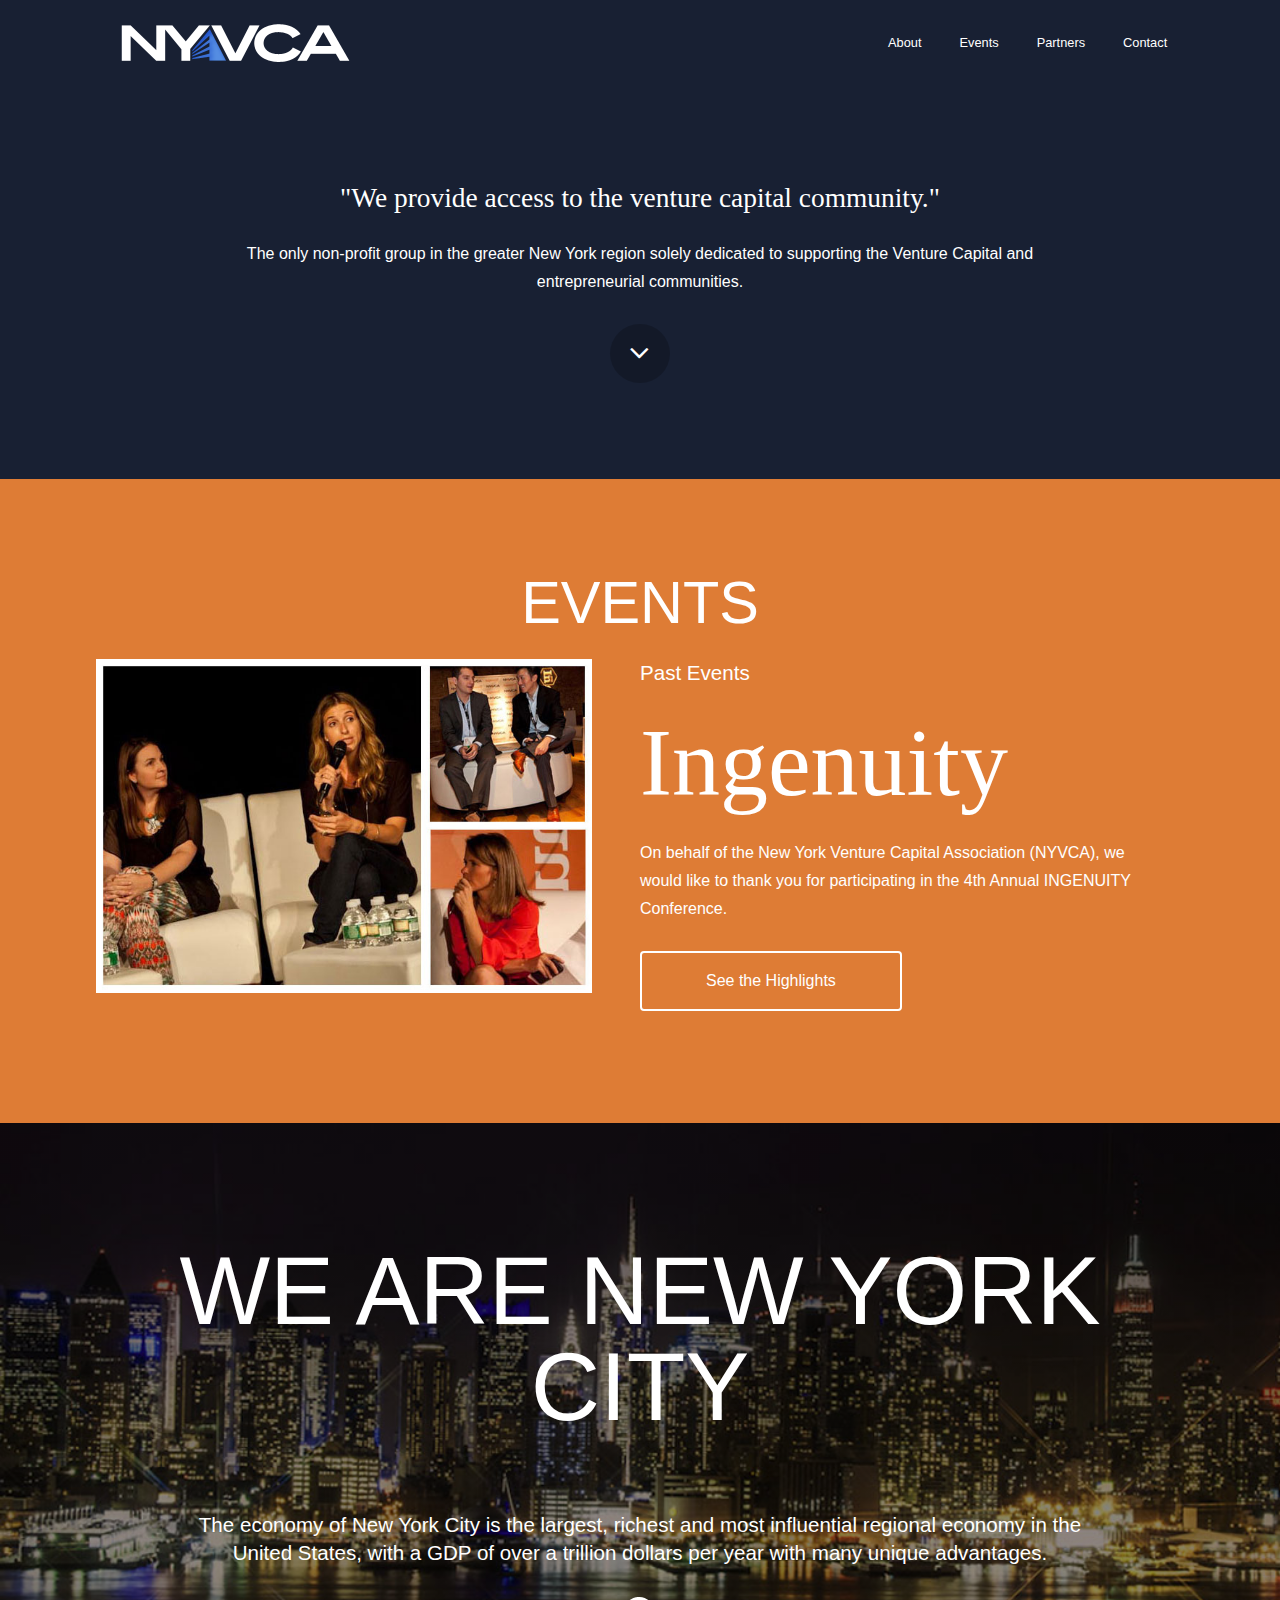
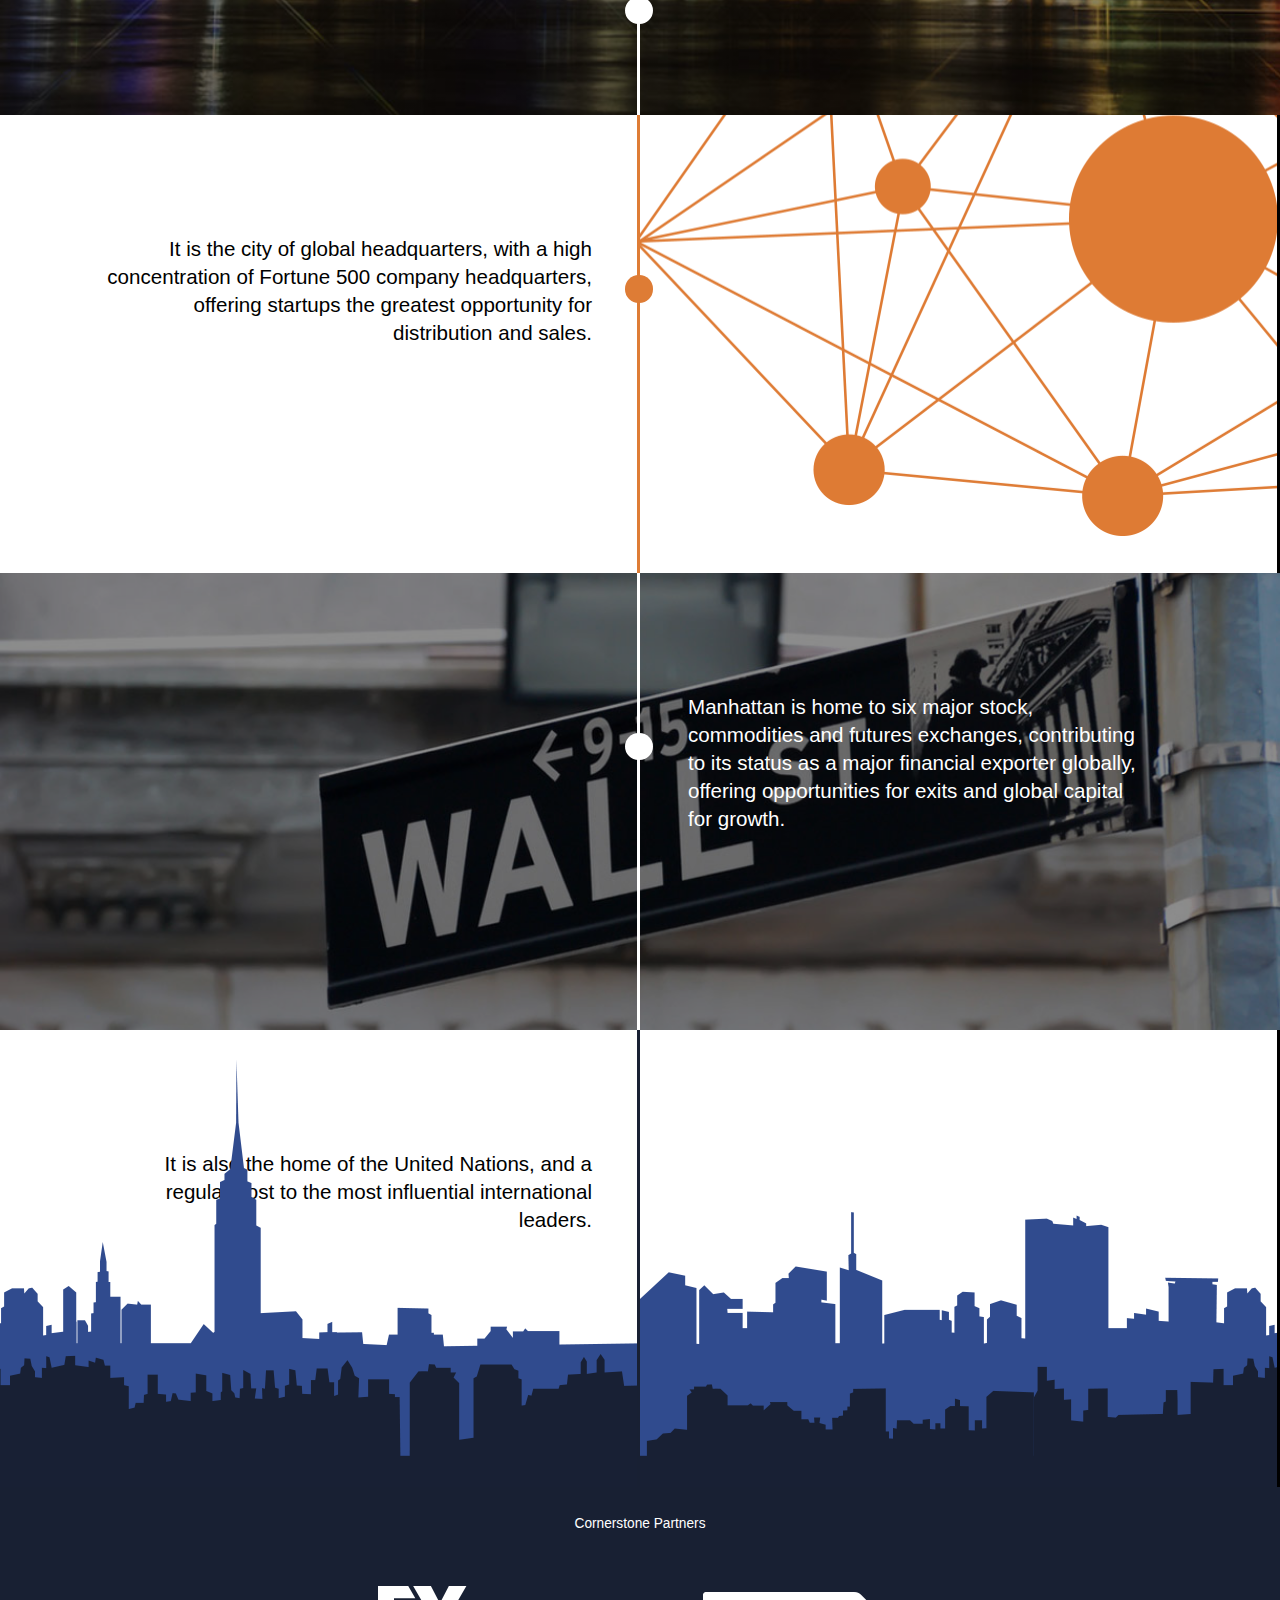
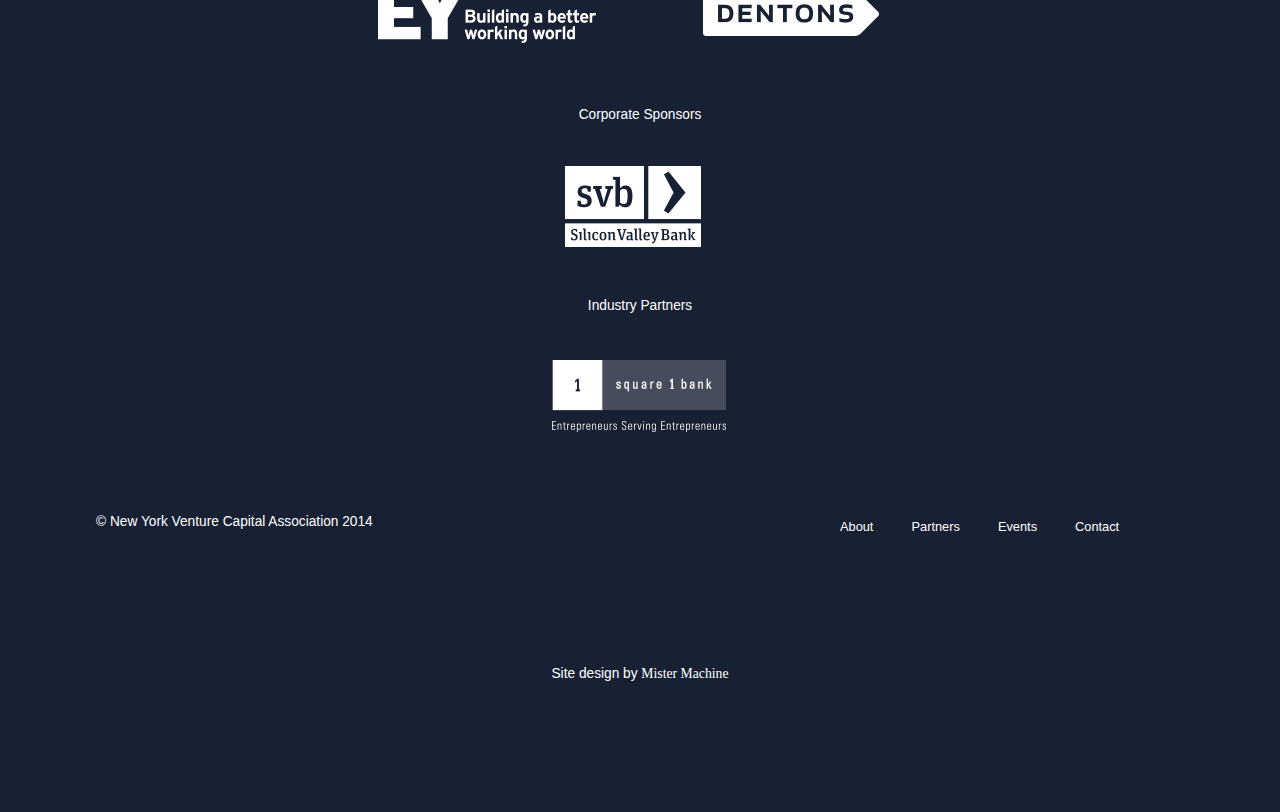
<file: index.html>
<!DOCTYPE html>
<!--[if lt IE 7]>      <html class="no-js lt-ie9 lt-ie8 lt-ie7"> <![endif]-->
<!--[if IE 7]>         <html class="no-js lt-ie9 lt-ie8"> <![endif]-->
<!--[if IE 8]>         <html class="no-js lt-ie9"> <![endif]-->
<!--[if gt IE 8]><!--> <html class="no-js"> <!--<![endif]-->
<head>
  
  <meta charset="utf-8">
  <meta http-equiv="X-UA-Compatible" content="IE=edge,chrome=1">
  <title>NYVCA</title>
  <meta name="description" content="">
  <meta name="viewport" content="width=device-width">

  <link rel="stylesheet" type="text/css" href="//cloud.typography.com/7282032/738322/css/fonts.css" />
  
  <!-- Place favicon.ico and apple-touch-icon.png in the root directory -->

  <!-- CSS -->
  <link rel="stylesheet" href="assets/css/application.css">
  <!--link rel="stylesheet" href="http://basehold.it/24"-->
  
</head>
<body>
  <div class="site-container">
    <header class="control full darken">
      <div class="row">
        <a class="logo" title="Return Home" href="http://nyvca.mistermachinework.com">
          <figure>
          	<img src="assets/img/logo.png">
          </figure>
        </a>

        <a href="#menu" class="menu-link sans"><span class="icon-reorder"></span></a>

        <nav id="menu" class="right" role="navigation">
          <ul id="menu-header-menu" class="menu genesis-nav-menu"><li id="menu-item-104" class="menu-item menu-item-type-post_type menu-item-object-page menu-item-104"><a href="http://nyvca.mistermachinework.com/about/">About</a></li>
          <li id="menu-item-102" class="menu-item menu-item-type-post_type menu-item-object-page menu-item-102"><a href="http://nyvca.mistermachinework.com/events/">Events</a></li>
          <li id="menu-item-112" class="menu-item menu-item-type-post_type menu-item-object-page menu-item-112"><a href="http://nyvca.mistermachinework.com/partners/">Partners</a></li>
          <li id="menu-item-205" class="menu-item menu-item-type-post_type menu-item-object-page menu-item-205"><a href="http://nyvca.mistermachinework.com/contact/">Contact</a></li>
        </ul>	
      </div>
    </header>
    
    <div class="site-inner">
      <div class="content-sidebar-wrap">
        <section class="darken">
    			<div class="tall row center">
    				  <h2 class="serif">"We provide access to the venture capital community."</h2>
    					<p class="p-centered">The only non-profit group in the greater New York region solely dedicated to supporting the Venture Capital and entrepreneurial communities. </p>
    					<a class="btn-circle middle" href="#"><span class="icon-angle-down"></span></a>
    				</figure>
    			</div>
        </section>
      
       <section class="brighten"> 
        <div class="event tall row">
      
          <h2 class="alpha condensed">Events</h2>

          <div class="slide-event">
            
            <div class="column size1of2">
            <figure class="fig-feature fig-border left"><img src="assets/img/guests1.jpg"></figure>
            </div>
            
            <article class="column size1of2">
            <h3>Past Events</h3>
            <h2 class="serif mega">Ingenuity</h2>
            <p>On behalf of the New York Venture Capital Association (NYVCA), we would like to thank you for participating in the 4th Annual INGENUITY Conference. </p>
            
            <button>See the Highlights</button>
            
            </article>
          </div>

        </div>
      </section>
      
<section class="deck">
          <div class="points-bg">
    
            <section class="point tall bg-photo bg-citylights darken" style="background-image: linear-gradient( rgba(0, 0, 0, 0.45), rgba(0, 0, 0, 0.45) ), url(assets/img/bg-citylights.jpg);">
              
              <header class="row">
                <h2 class="mega condensed">We Are New York City</h2>
              </header>
              
              <div>
                <article class="row">
                  <p class="gamma p-centered">The economy of New York City is the largest, richest and most influential regional economy in the United States, with a GDP of over a trillion dollars per year with many unique advantages.</p>
                  </article>
              </div>
              
              <div class="bg-timeline bottom-line">
                <div class="row">
                  <div class="blank-line column size1of2">
                     <span class="circle"></span>
                  </div>
                </div>
              </div>
              
              </section>
          
            <section class="point tall bg-graphic bg-network" style="">
              <article class="row">
              <div class="column size1of2">
              <p class="gamma p-right">It is the city of global headquarters, with a high concentration of Fortune 500 company headquarters, offering startups the greatest opportunity for distribution and sales.</p>
              </div>
              </article>
              
              <div class="bg-timeline">
                <div class="row">
                  <div class="bright-line column size1of2">
                    <span class="circle"></span>
                  </div>
                  <div class="art-network column size1of2">
                  </div>
                </div>
              </div>
            </section>
    
          <section class="point tall bg-photo bg-wallst darken" style="background-image: linear-gradient( rgba(0, 0, 0, 0.45), rgba(0, 0, 0, 0.45) ), url(assets/img/bg-wallst.jpg);">
            <article class="row">
            <div class="column size1of2 right padding-left">
            <p class="gamma">Manhattan is home to six major stock, commodities and futures exchanges, contributing to its status as a major financial exporter globally, offering opportunities for exits and global capital for growth.</p>
            </div>
            </article>
            
            <div class="bg-timeline">
              <div class="row">
                <div class="blank-line column size1of2">
                  <span class="circle"></span>
                </div>
              </div>
            </div>
          </section>
          
          <section class="point tall bg-graphic bg-skyline" style="">
            <article class="row">
            <div class="column size1of2">
            <p class="gamma p-right">It is also the home of the United Nations, and a regular host to the most influential international leaders.</p>
            </div>
            </article>
            
            <div class="bg-timeline">
              <div class="row">
                <div class="dark-line art-city column size1of2">
                  
                </div>
                
                <div class="art-city column size1of2">
                  
                </div>
              </div>
            </div>
            
          </section>
     
          </div>
        </section>

      </div>
    </div>
    
    <footer class="darken">
      <div class="row">
      
        <section class="top-bottom center">
          <h3 class="zeta">Cornerstone Partners</h3>
          <div class="footer-sponsor-group inline">
            <ul>
              <li><img src="assets/img/logos/logo-ey.png"></li>
              <li><img src="assets/img/logos/logo-denton.png"></li>
            </ul>  
          </div>
        
          <h3 class="zeta">Corporate Sponsors</h3>
          <div class="footer-sponsor-group inline">
            <ul>
              <li><img src="assets/img/logos/logo-svb.png"></li>
            </ul>
          </div>
          
          <h3 class="zeta">Industry Partners</h3>
          <div class="footer-sponsor-group inline">
            <ul>
              <li><img src="assets/img/logos/logo-squareone.png"></li>
            </ul>
          </div>
        </section>
       </div>
       
       <div class="row collapse-tall">
        <section class="column size2of5">
          <div class="copyright small-center">&copy; New York Venture Capital Association 2014</div>
       </section>
      
       <section class="column size3of5">
        <div class="menu">
          <div class="menu-footer-menu-container">
            <ul id="menu-footer-menu" class="menu">
              <li id="menu-item-76" class="menu-item menu-item-type-post_type menu-item-object-page menu-item-76"><a href="http://nyvca.mistermachinework.com/about/">About</a></li>
              <li id="menu-item-203" class="menu-item menu-item-type-post_type menu-item-object-page menu-item-203"><a href="http://nyvca.mistermachinework.com/partners/">Partners</a></li>
              <li id="menu-item-75" class="menu-item menu-item-type-post_type menu-item-object-page menu-item-75"><a href="http://nyvca.mistermachinework.com/events/">Events</a></li>
              <li id="menu-item-204" class="menu-item menu-item-type-post_type menu-item-object-page menu-item-204"><a href="http://nyvca.mistermachinework.com/contact/">Contact</a></li>
            </ul>
          </div>
        </div>
      </section>
      
      <section>
        <div class="site-by tall">Site design by <a href="http://www.mistermachine.com"><span class="serif">Mister Machine</span></a></div>
      </section>
      </div>
      
    </footer> 
</body>
</html>
</file>
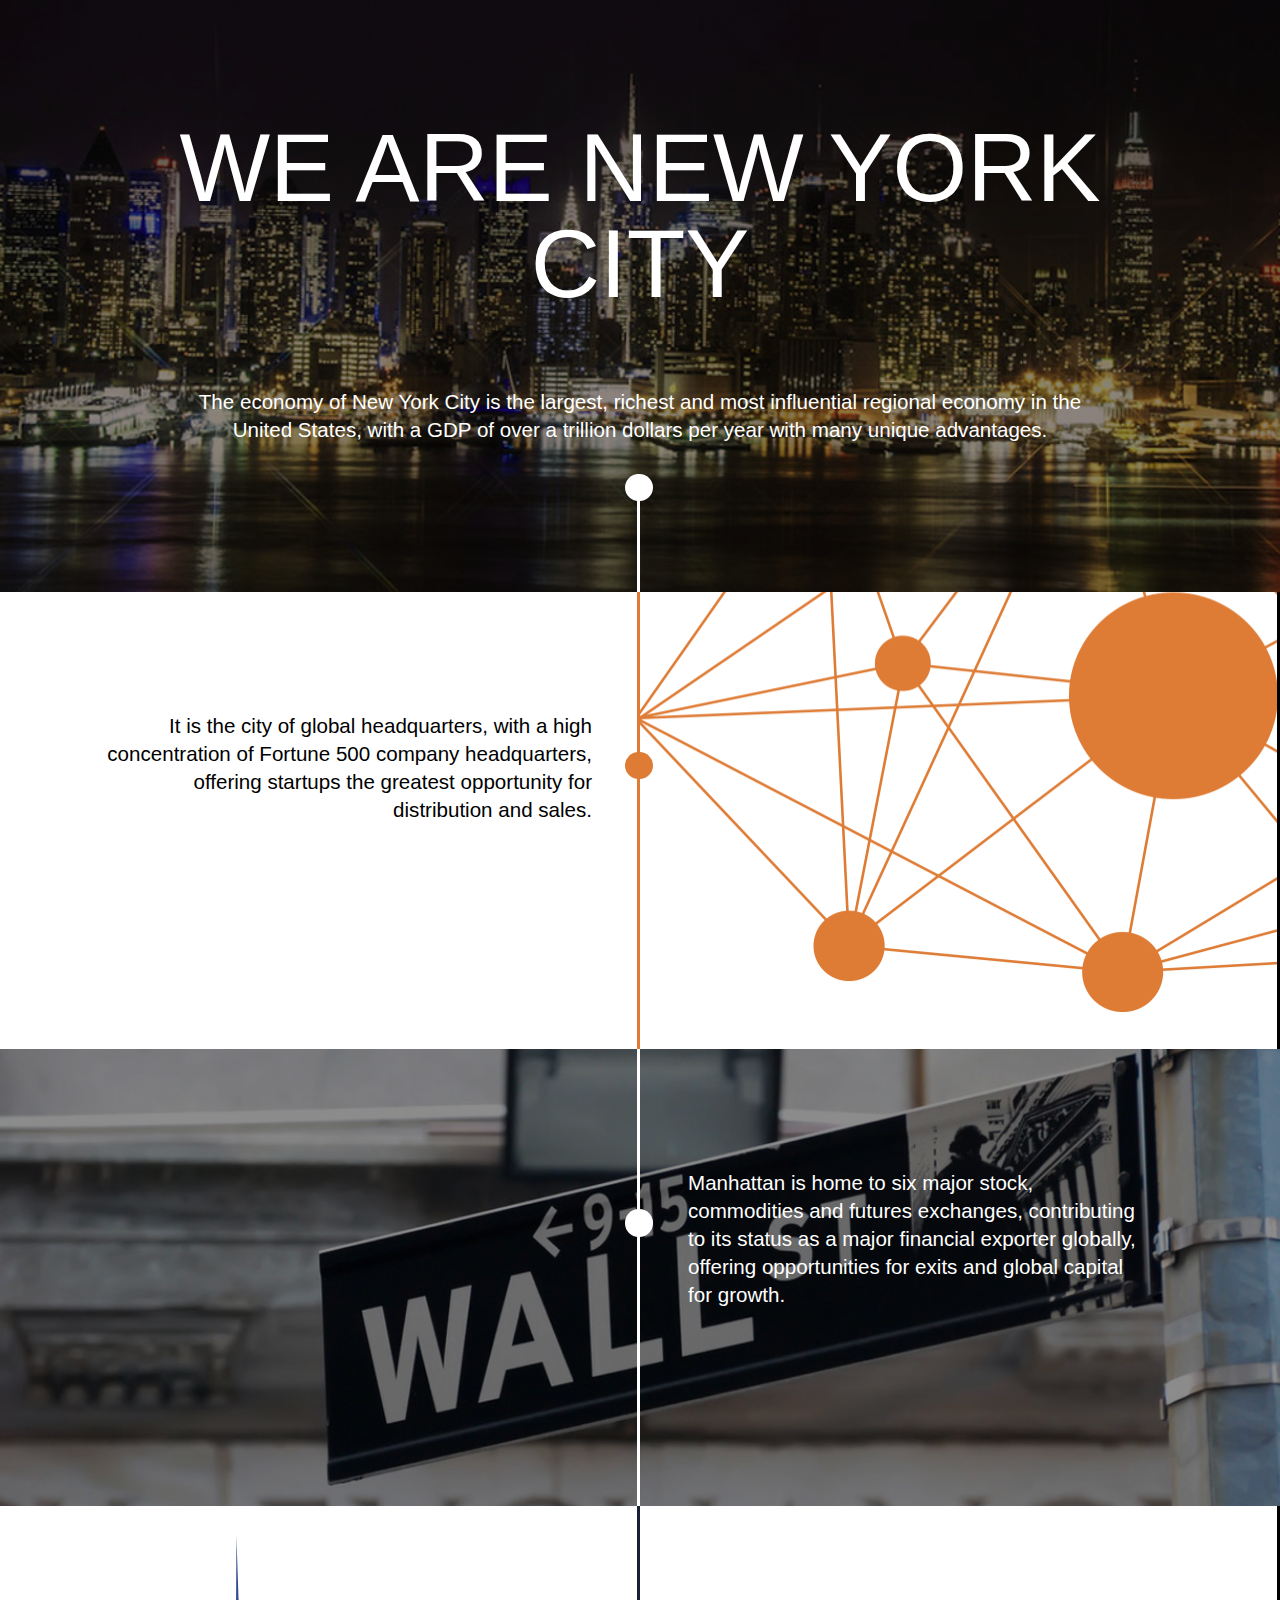
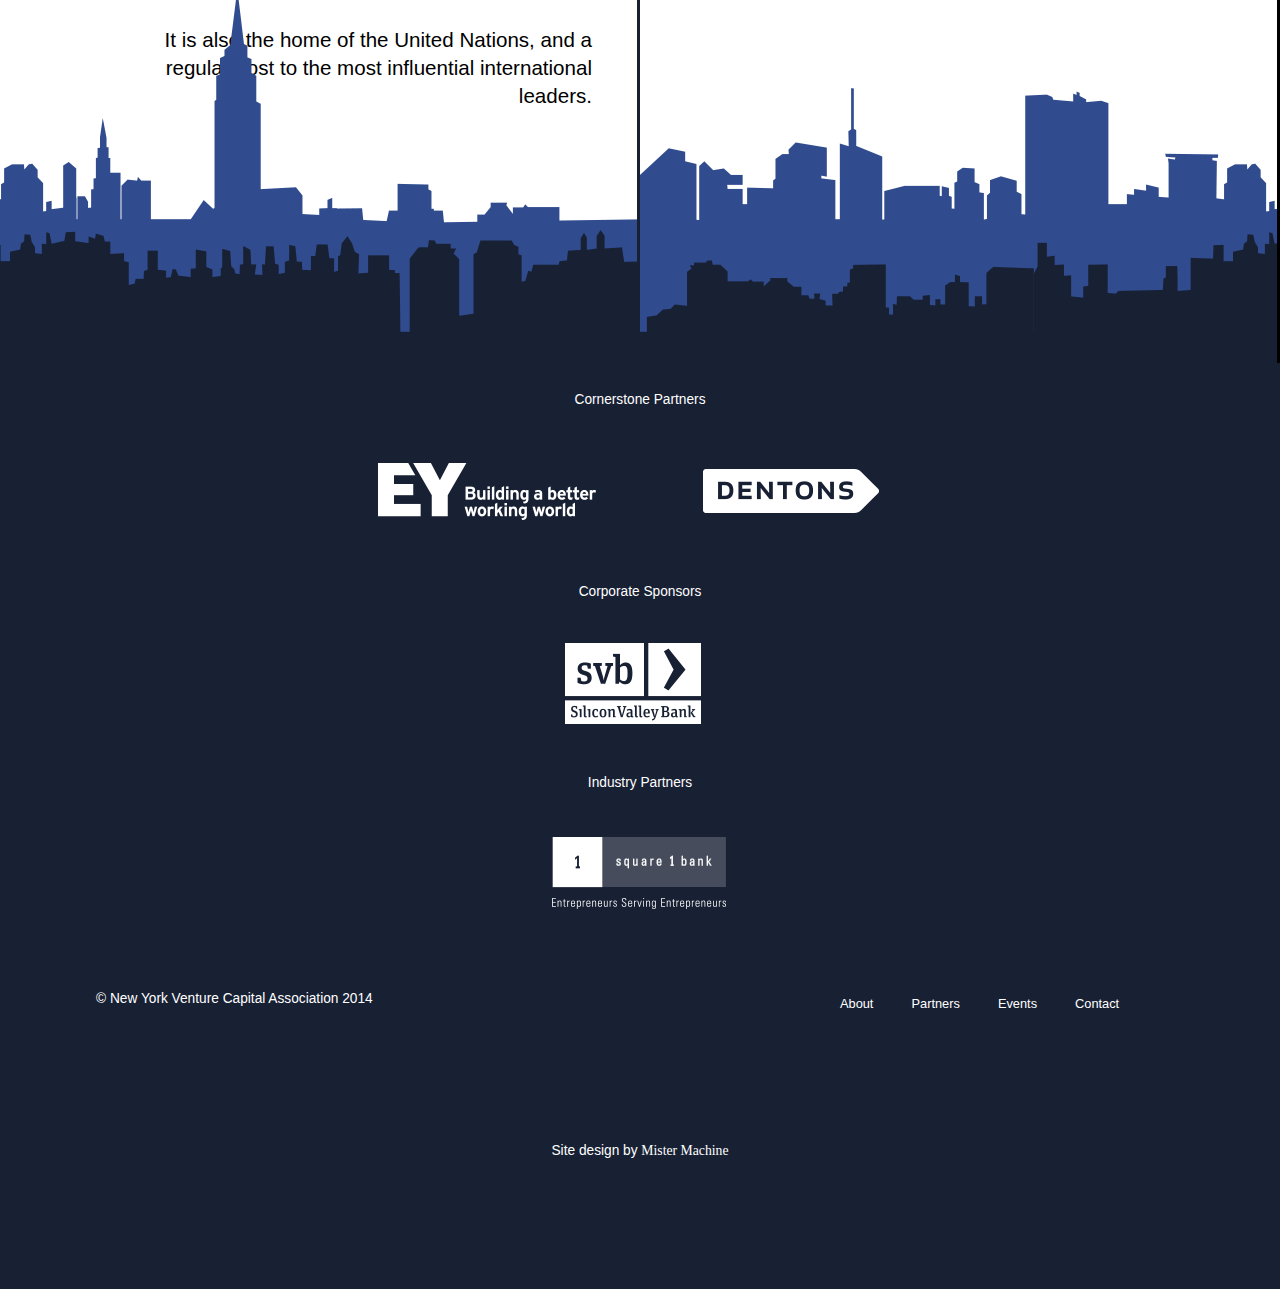
<file: deck.html>
<!DOCTYPE html>
<!--[if lt IE 7]>      <html class="no-js lt-ie9 lt-ie8 lt-ie7"> <![endif]-->
<!--[if IE 7]>         <html class="no-js lt-ie9 lt-ie8"> <![endif]-->
<!--[if IE 8]>         <html class="no-js lt-ie9"> <![endif]-->
<!--[if gt IE 8]><!--> <html class="no-js"> <!--<![endif]-->
<head>
  
  <meta charset="utf-8">
  <meta http-equiv="X-UA-Compatible" content="IE=edge,chrome=1">
  <title>NYVCA</title>
  <meta name="description" content="">
  <meta name="viewport" content="width=device-width">

  <link rel="stylesheet" type="text/css" href="//cloud.typography.com/7282032/738322/css/fonts.css" />
  
  <!-- Place favicon.ico and apple-touch-icon.png in the root directory -->

  <!-- CSS -->
  <link rel="stylesheet" href="assets/css/application.css">
  <!--link rel="stylesheet" href="http://basehold.it/24"-->
  
</head>

<body>
  <div class="site-container">
    
    <div class="site-inner">
      <div class="content-sidebar-wrap">
                  
        <section class="deck">
          <div class="points-bg">
    
            <section class="point tall bg-photo bg-citylights darken" style="background-image: linear-gradient( rgba(0, 0, 0, 0.45), rgba(0, 0, 0, 0.45) ), url(assets/img/bg-citylights.jpg);">
              
              <header class="row">
                <h2 class="mega condensed">We Are New York City</h2>
              </header>
              
              <div>
                <article class="row">
                  <p class="gamma p-centered">The economy of New York City is the largest, richest and most influential regional economy in the United States, with a GDP of over a trillion dollars per year with many unique advantages.</p>
                  </article>
              </div>
              
              <div class="bg-timeline bottom-line">
                <div class="row">
                  <div class="blank-line column size1of2">
                     <span class="circle"></span>
                  </div>
                </div>
              </div>
              
              </section>
          
            <section class="point tall bg-graphic bg-network" style="">
              <article class="row">
              <div class="column size1of2">
              <p class="gamma p-right">It is the city of global headquarters, with a high concentration of Fortune 500 company headquarters, offering startups the greatest opportunity for distribution and sales.</p>
              </div>
              </article>
              
              <div class="bg-timeline">
                <div class="row">
                  <div class="bright-line column size1of2">
                    <span class="circle"></span>
                  </div>
                  <div class="art-network column size1of2">
                  </div>
                </div>
              </div>
            </section>
    
          <section class="point tall bg-photo bg-wallst darken" style="background-image: linear-gradient( rgba(0, 0, 0, 0.45), rgba(0, 0, 0, 0.45) ), url(assets/img/bg-wallst.jpg);">
            <article class="row">
            <div class="column size1of2 right padding-left">
            <p class="gamma">Manhattan is home to six major stock, commodities and futures exchanges, contributing to its status as a major financial exporter globally, offering opportunities for exits and global capital for growth.</p>
            </div>
            </article>
            
            <div class="bg-timeline">
              <div class="row">
                <div class="blank-line column size1of2">
                  <span class="circle"></span>
                </div>
              </div>
            </div>
          </section>
          
          <section class="point tall bg-graphic bg-skyline" style="">
            <article class="row">
            <div class="column size1of2">
            <p class="gamma p-right">It is also the home of the United Nations, and a regular host to the most influential international leaders.</p>
            </div>
            </article>
            
            <div class="bg-timeline">
              <div class="row">
                <div class="dark-line art-city column size1of2">
                  
                </div>
                
                <div class="art-city column size1of2">
                  
                </div>
              </div>
            </div>
            
          </section>
     
          </div>
        </section>

      </div>
    </div>
    
    <footer class="darken">
      <div class="row">
      
        <section class="top-bottom center">
          <h3 class="zeta">Cornerstone Partners</h3>
          <div class="footer-sponsor-group inline">
            <ul>
              <li><img src="assets/img/logos/logo-ey.png"></li>
              <li><img src="assets/img/logos/logo-denton.png"></li>
            </ul>  
          </div>
        
          <h3 class="zeta">Corporate Sponsors</h3>
          <div class="footer-sponsor-group inline">
            <ul>
              <li><img src="assets/img/logos/logo-svb.png"></li>
            </ul>
          </div>
          
          <h3 class="zeta">Industry Partners</h3>
          <div class="footer-sponsor-group inline">
            <ul>
              <li><img src="assets/img/logos/logo-squareone.png"></li>
            </ul>
          </div>
        </section>
       </div>
       
       <div class="row collapse-tall">
        <section class="column size2of5">
          <div class="copyright small-center">&copy; New York Venture Capital Association 2014</div>
       </section>
      
       <section class="column size3of5">
        <div class="menu">
          <div class="menu-footer-menu-container">
            <ul id="menu-footer-menu" class="menu">
              <li id="menu-item-76" class="menu-item menu-item-type-post_type menu-item-object-page menu-item-76"><a href="http://nyvca.mistermachinework.com/about/">About</a></li>
              <li id="menu-item-203" class="menu-item menu-item-type-post_type menu-item-object-page menu-item-203"><a href="http://nyvca.mistermachinework.com/partners/">Partners</a></li>
              <li id="menu-item-75" class="menu-item menu-item-type-post_type menu-item-object-page menu-item-75"><a href="http://nyvca.mistermachinework.com/events/">Events</a></li>
              <li id="menu-item-204" class="menu-item menu-item-type-post_type menu-item-object-page menu-item-204"><a href="http://nyvca.mistermachinework.com/contact/">Contact</a></li>
            </ul>
          </div>
        </div>
      </section>
      
      <section>
        <div class="site-by tall">Site design by <a href="http://www.mistermachine.com"><span class="serif">Mister Machine</span></a></div>
      </section>
      </div>
      
    </footer> 
</body>
</html>
</file>
<file: assets/css/application.css>
/* Import global assets for all apps */
/* Compass CSS3 Library */
/* Variables */
/* Breakpoints */
/* Font Smoothing */
/* Text Size Adjust */
/* Globals */
/* Reset */
/* Reset */
/* Add HTML5 elements */
/* Defaults */
/* Reset */
/* line 18, ../_loom_compass/scss/loom/global/_reset.scss */
html, body, div, span, object, iframe,
h1, h2, h3, h4, h5, h6, p, blockquote, pre,
abbr, address, cite, code,
del, dfn, em, img, ins, kbd, q, samp,
small, strong, sub, sup, var,
b, i,
dl, dt, dd, ol, ul, li,
fieldset, form, label, legend,
table, caption, tbody, tfoot, thead, tr, th, td,
article, aside, figure, footer, header,
hgroup, menu, nav, section, menu,
time, mark, audio, video {
  margin: 0;
  padding: 0;
  border: 0;
  outline: 0;
  vertical-align: baseline;
  background: transparent;
}

/* Elements */
/* Add HTML5 elements */
/* line 41, ../_loom_compass/scss/loom/global/_reset.scss */
article,
aside,
details,
figcaption,
figure,
footer,
header,
hgroup,
nav,
section,
summary {
  display: block;
}

/* Defaults */
/* line 53, ../_loom_compass/scss/loom/global/_reset.scss */
body,
h1,
h2,
h3,
h4,
h5,
h6,
p,
select,
textarea {
  text-decoration: none;
}

/* line 57, ../_loom_compass/scss/loom/global/_reset.scss */
ul {
  list-style: none;
}

/* line 60, ../_loom_compass/scss/loom/global/_reset.scss */
blockquote, q {
  quotes: none;
}

/* line 65, ../_loom_compass/scss/loom/global/_reset.scss */
blockquote:before, blockquote:after,
q:before, q:after {
  content: '';
  content: none;
}

/* line 70, ../_loom_compass/scss/loom/global/_reset.scss */
table {
  border-collapse: collapse;
  border-spacing: 0;
}

/* Typography */
/* line 45, ../_loom_compass/scss/loom/global/_typography.scss */
.ExcelsiorLT {
  font-family: ExcelsiorLT;
}

/* line 63, ../_loom_compass/scss/loom/global/_typography.scss */
html {
  font-size: 14px;
  line-height: 24px;
}
@media only screen and (min-width: 54.85714em) {
  /* line 63, ../_loom_compass/scss/loom/global/_typography.scss */
  html {
    font-size: 16px;
    line-height: 28px;
  }
}
@media only screen and (min-width: 85.71429em) {
  /* line 63, ../_loom_compass/scss/loom/global/_typography.scss */
  html {
    font-size: 18px;
    line-height: 30px;
  }
}

/* line 78, ../_loom_compass/scss/loom/global/_typography.scss */
html {
  font-family: "Gotham SSm A", "Gotham SSm B", "HelveticaNeueLight", "HelveticaNeue-Light", "Helvetica Neue Light", "HelveticaNeueLight", "HelveticaNeue-Light", "Helvetica Neue Light", "HelveticaNeue", "Helvetica Neue", Helvetica, Arial, sans-serif;
  font-weight: 300;
}

/* line 85, ../_loom_compass/scss/loom/global/_typography.scss */
h1,
.alpha, h2,
.beta, h3,
.gamma, h4,
.delta, h5,
.epsilon, h6,
.zeta, .entry h1,
.entry .alpha {
  text-rendering: optimizeLegibility;
  display: block;
  font-weight: 300;
}

/* line 92, ../_loom_compass/scss/loom/global/_typography.scss */
h1,
.alpha, h2,
.beta, h3,
.gamma, h6,
.zeta, p, .entry h1,
.entry .alpha, .footer-sponsor-group, .copyright, .site-by {
  margin-bottom: 1.71429rem;
}
@media only screen and (min-width: 54.85714em) {
  /* line 92, ../_loom_compass/scss/loom/global/_typography.scss */
  h1,
  .alpha, h2,
  .beta, h3,
  .gamma, h6,
  .zeta, p, .entry h1,
  .entry .alpha, .footer-sponsor-group, .copyright, .site-by {
    margin-bottom: 1.75rem;
  }
}
@media only screen and (min-width: 85.71429em) {
  /* line 92, ../_loom_compass/scss/loom/global/_typography.scss */
  h1,
  .alpha, h2,
  .beta, h3,
  .gamma, h6,
  .zeta, p, .entry h1,
  .entry .alpha, .footer-sponsor-group, .copyright, .site-by {
    margin-bottom: 1.66667rem;
  }
}

/* line 106, ../_loom_compass/scss/loom/global/_typography.scss */
h1,
.alpha {
  font-size: 3.71429rem;
  line-height: 3.5rem;
}

/* line 114, ../_loom_compass/scss/loom/global/_typography.scss */
h2,
.beta {
  font-size: 1.71429rem;
  font-weight: 300;
}

/* line 122, ../_loom_compass/scss/loom/global/_typography.scss */
h3,
.gamma {
  font-size: 1.28571rem;
}

/* line 129, ../_loom_compass/scss/loom/global/_typography.scss */
h4,
.delta {
  font-size: 1.14286rem;
}

/* line 135, ../_loom_compass/scss/loom/global/_typography.scss */
h5,
.epsilon {
  font-size: 1rem;
  line-height: 2rem;
}

/* line 142, ../_loom_compass/scss/loom/global/_typography.scss */
h6,
.zeta {
  font-size: 0.85714rem;
  line-height: 1.57143rem;
}

/* line 149, ../_loom_compass/scss/loom/global/_typography.scss */
.mega {
  font-size: 3.71429rem;
  line-height: 3.71429rem;
  font-weight: 500;
}
@media only screen and (min-width: 54.85714em) {
  /* line 149, ../_loom_compass/scss/loom/global/_typography.scss */
  .mega {
    font-size: 6rem;
    line-height: 6rem;
  }
}

/* line 160, ../_loom_compass/scss/loom/global/_typography.scss */
p {
  font-weight: 300;
}

/* line 165, ../_loom_compass/scss/loom/global/_typography.scss */
a {
  color: #de7c35;
  text-decoration: none;
}

/* line 170, ../_loom_compass/scss/loom/global/_typography.scss */
a:hover {
  transition: ease-in-out all .4s;
  -moz-transition: ease-in-out all .4s;
  -webkit-transition: ease-in-out all .4s;
}

@media only screen and (min-width: 54.85714em) {
  /* line 176, ../_loom_compass/scss/loom/global/_typography.scss */
  .menu a {
    font-size: 80%;
  }
}

/* line 182, ../_loom_compass/scss/loom/global/_typography.scss */
.serif {
  font-family: "Sentinel SSm A", "Sentinel SSm B", Georgia, serif;
}

/* line 186, ../_loom_compass/scss/loom/global/_typography.scss */
.sans {
  font-family: "Gotham SSm A", "Gotham SSm B", "HelveticaNeueLight", "HelveticaNeue-Light", "Helvetica Neue Light", "HelveticaNeueLight", "HelveticaNeue-Light", "Helvetica Neue Light", "HelveticaNeue", "Helvetica Neue", Helvetica, Arial, sans-serif;
}

/* line 190, ../_loom_compass/scss/loom/global/_typography.scss */
.condensed {
  font-family: "Knockout 26 A", "Knockout 26 B", "HelveticaNeueLightCondensed", "HelveticaNeue-Light-Condensed", "Helvetica Neue Light Condensed", "HelveticaNeueLight", "HelveticaNeue-Light", "Helvetica Neue Light", "HelveticaNeue", "Helvetica Neue", Helvetica, Arial, sans-serif;
  font-weight: 400;
  text-transform: uppercase;
  text-align: center;
}

/* line 197, ../_loom_compass/scss/loom/global/_typography.scss */
.pill {
  padding: .25em .5em;
  background-color: #e9e9e9;
}

/* line 205, ../_loom_compass/scss/loom/global/_typography.scss */
.entry h1,
.entry .alpha {
  font-size: 3.71429rem;
  line-height: 3.5rem;
}
/* line 213, ../_loom_compass/scss/loom/global/_typography.scss */
.entry h2,
.entry .beta {
  color: #182033;
}
/* line 218, ../_loom_compass/scss/loom/global/_typography.scss */
.entry h3,
.entry .gamma {
  font-family: "Sentinel SSm A", "Sentinel SSm B", Georgia, serif;
  margin-bottom: 1em;
}
/* line 224, ../_loom_compass/scss/loom/global/_typography.scss */
.entry h4,
.entry .delta {
  text-transform: uppercase;
  font-size: 98%;
}

/* Icons */
@font-face {
  font-family: 'icomoon';
  src: url("../fonts/icomoon.eot");
  src: url("../fonts/icomoon.eot?#iefix") format("embedded-opentype"), url("../fonts/icomoon.ttf") format("truetype"), url("../fonts/icomoon.woff") format("woff"), url("../fonts/icomoon.svg#icomoon") format("svg");
  font-weight: normal;
  font-style: normal;
}

/* line 12, ../_loom_compass/scss/loom/global/_icons.scss */
[class^="icon-"], [class*=" icon-"] {
  font-family: 'icomoon';
  speak: none;
  font-style: normal;
  font-weight: normal;
  font-variant: normal;
  text-transform: none;
  /* Better Font Rendering =========== */
  -webkit-font-smoothing: antialiased;
  -moz-osx-font-smoothing: grayscale;
  color: white;
}

/* line 28, ../_loom_compass/scss/loom/global/_icons.scss */
.icon-chevron-down:before {
  content: "\e600";
}

/* line 31, ../_loom_compass/scss/loom/global/_icons.scss */
.icon-chevron-right:before {
  content: "\e601";
}

/* line 34, ../_loom_compass/scss/loom/global/_icons.scss */
.icon-angle-down:before {
  content: "\e602";
}

/* line 37, ../_loom_compass/scss/loom/global/_icons.scss */
.icon-angle-right:before {
  content: "\e603";
}

/* line 40, ../_loom_compass/scss/loom/global/_icons.scss */
.icon-reorder:before {
  content: "\e604";
}

/* line 43, ../_loom_compass/scss/loom/global/_icons.scss */
.icon-google-plus-sign:before {
  content: "\e605";
}

/* line 46, ../_loom_compass/scss/loom/global/_icons.scss */
.icon-facebook-sign:before {
  content: "\e606";
}

/* line 49, ../_loom_compass/scss/loom/global/_icons.scss */
.icon-twitter-sign:before {
  content: "\e607";
}

/* line 52, ../_loom_compass/scss/loom/global/_icons.scss */
.icon-ellipsis-horizontal:before {
  content: "\e608";
}

/* line 55, ../_loom_compass/scss/loom/global/_icons.scss */
.icon-linkedin-sign:before {
  content: "\e609";
}

/* line 58, ../_loom_compass/scss/loom/global/_icons.scss */
.icon-envelope-alt:before {
  content: "\e60a";
}

/* line 61, ../_loom_compass/scss/loom/global/_icons.scss */
.icon-circle:before {
  content: "\e60b";
}

/* line 64, ../_loom_compass/scss/loom/global/_icons.scss */
.icon-google:before {
  content: "\e60c";
}

/* line 67, ../_loom_compass/scss/loom/global/_icons.scss */
.icon-facebook:before {
  content: "\e60d";
}

/* line 70, ../_loom_compass/scss/loom/global/_icons.scss */
.icon-twitter:before {
  content: "\e60e";
}

/* line 73, ../_loom_compass/scss/loom/global/_icons.scss */
.icon-linkedin:before {
  content: "\e60f";
}

/* line 78, ../_loom_compass/scss/loom/global/_icons.scss */
.icon-circle {
  font-size: 90%;
  color: #de7c35;
  text-shadow: white;
}

/* Media */
/* line 1, ../_loom_compass/scss/loom/global/_media.scss */
img, video, object {
  display: block;
  max-width: 100%;
  height: auto;
}

/* line 7, ../_loom_compass/scss/loom/global/_media.scss */
.squeeze-figure {
  overflow: hidden;
}
@media only screen and (min-width: 54.85714em) {
  /* line 7, ../_loom_compass/scss/loom/global/_media.scss */
  .squeeze-figure {
    height: 22em;
  }
}
@media only screen and (min-width: 85.71429em) {
  /* line 7, ../_loom_compass/scss/loom/global/_media.scss */
  .squeeze-figure {
    height: 28em;
  }
}

/* line 19, ../_loom_compass/scss/loom/global/_media.scss */
.caption-overlay {
  position: relative;
}
/* line 22, ../_loom_compass/scss/loom/global/_media.scss */
.caption-overlay figcaption {
  text-align: left;
  padding: 1.71429rem;
}
@media only screen and (min-width: 54.85714em) {
  /* line 22, ../_loom_compass/scss/loom/global/_media.scss */
  .caption-overlay figcaption {
    color: #fff;
    position: absolute;
    top: 30%;
    padding: 0 3.42857rem;
  }
}
@media only screen and (min-width: 68.57143em) {
  /* line 22, ../_loom_compass/scss/loom/global/_media.scss */
  .caption-overlay figcaption {
    top: 40%;
    padding: 0 5.14286rem;
  }
}
/* line 39, ../_loom_compass/scss/loom/global/_media.scss */
.caption-overlay figcaption.right {
  right: 0;
}

/* line 46, ../_loom_compass/scss/loom/global/_media.scss */
.center {
  float: none;
  max-width: 85.71429em;
}
/* line 50, ../_loom_compass/scss/loom/global/_media.scss */
.center img {
  margin: 0 auto;
}

/* Theme */
/* line 1, ../_loom_compass/scss/loom/global/_colors.scss */
.underline {
  padding-bottom: 0.5rem;
  border-bottom: 2px solid #e9e9e9;
}

/* Color */
/* line 6, ../_loom_compass/scss/loom/global/_colors.scss */
.tinted {
  background-color: #e9e9e9;
}

/* line 7, ../_loom_compass/scss/loom/global/_colors.scss */
.darken {
  background-color: #182033;
  color: white;
}
/* line 8, ../_loom_compass/scss/loom/global/_colors.scss */
.darken a {
  color: #fff;
}

/* line 10, ../_loom_compass/scss/loom/global/_colors.scss */
.brighten {
  background-color: #de7c35;
  color: white;
}

/* line 11, ../_loom_compass/scss/loom/global/_colors.scss */
.contrast {
  background-color: #558de2;
  color: white;
}

/* Helpers */
@media only screen and (min-width: 54.85714em) {
  /* line 2, ../_loom_compass/scss/loom/global/_helpers.scss */
  .right {
    float: right;
  }
}
/* line 7, ../_loom_compass/scss/loom/global/_helpers.scss */
.center {
  text-align: center;
}

/* line 11, ../_loom_compass/scss/loom/global/_helpers.scss */
.middle {
  margin: 0 auto;
}

/* line 15, ../_loom_compass/scss/loom/global/_helpers.scss */
.rythmn-up {
  padding-top: 1.71429rem;
}

/* line 19, ../_loom_compass/scss/loom/global/_helpers.scss */
footer {
  display: block;
}

/* line 23, ../_loom_compass/scss/loom/global/_helpers.scss */
.inline li {
  display: inline-block;
}

/* line 31, ../_loom_compass/scss/loom/global/_helpers.scss */
.relative {
  position: relative;
}

/* Forms */
/* Form Elements */
/* Input */
/* line 17, ../_loom_compass/scss/loom/global/_forms.scss */
input[type="text"],
input[type="password"],
input[type="date"],
input[type="datetime"],
input[type="datetime-local"],
input[type="month"],
input[type="week"],
input[type="email"],
input[type="number"],
input[type="search"],
input[type="tel"],
input[type="time"],
input[type="url"],
textarea {
  font-family: "Gotham SSm A", "Gotham SSm B", "HelveticaNeueLight", "HelveticaNeue-Light", "Helvetica Neue Light", "HelveticaNeueLight", "HelveticaNeue-Light", "Helvetica Neue Light", "HelveticaNeue", "Helvetica Neue", Helvetica, Arial, sans-serif;
  width: 100%;
  line-height: 1.5em;
  padding: 0.375em 0.375em;
}

/* line 28, ../_loom_compass/scss/loom/global/_forms.scss */
.btn,
button,
input,
select,
textarea {
  font-size: 100%;
  margin: 0;
  vertical-align: baseline;
  *vertical-align: middle;
  -webkit-border-radius: 4px;
  -moz-border-radius: 4px;
  -ms-border-radius: 4px;
  -o-border-radius: 4px;
  border-radius: 4px;
}

/* Buttons */
/* line 41, ../_loom_compass/scss/loom/global/_forms.scss */
.btn,
button,
input[type="button"],
input[type="reset"],
input[type="submit"] {
  display: inline-block;
  overflow: visible;
  white-space: nowrap;
  color: white;
  background-color: transparent;
  cursor: pointer;
  *overflow: visible;
  border-style: solid;
  border-width: 2px;
  font-family: "Gotham SSm A", "Gotham SSm B", "HelveticaNeueLight", "HelveticaNeue-Light", "Helvetica Neue Light", "HelveticaNeueLight", "HelveticaNeue-Light", "Helvetica Neue Light", "HelveticaNeue", "Helvetica Neue", Helvetica, Arial, sans-serif;
  font-weight: 300;
  line-height: 1.5em;
  margin: 0 0 1em;
  padding: 1em 4em;
  text-decoration: none;
  text-align: center;
  border: 2px solid white;
}
@media only screen and (min-width: 54.85714em) {
  /* line 41, ../_loom_compass/scss/loom/global/_forms.scss */
  .btn,
  button,
  input[type="button"],
  input[type="reset"],
  input[type="submit"] {
    display: inline;
    width: auto;
  }
}

/* Button: Hover */
/* line 87, ../_loom_compass/scss/loom/global/_forms.scss */
.btn:hover,
.btn:focus,
.btn-success:hover,
.btn-success:focus,
button:hover,
button:focus,
input[type="button"]:hover,
input[type="button"]:focus,
input[type="reset"]:hover,
input[type="reset"]:focus,
input[type="submit"]:hover,
input[type="submit"]:focus {
  background-color: white;
  color: #de7c35;
  transition: ease-in-out all .4s;
  -moz-transition: ease-in-out all .4s;
  -webkit-transition: ease-in-out all .4s;
}

/* line 95, ../_loom_compass/scss/loom/global/_forms.scss */
.btn-circle {
  display: block;
  background: rgba(0, 0, 0, 0.2);
  padding-top: .425em;
  font-size: 2em;
  -webkit-border-radius: 50%;
  -moz-border-radius: 50%;
  -ms-border-radius: 50%;
  -o-border-radius: 50%;
  border-radius: 50%;
  height: 3.71429rem;
  width: 3.71429rem;
}

/* Grid Import */
/* line 19, ../_loom_compass/scss/loom/layout/_grid.scss */
*,
*:after,
*:before {
  margin: 0;
  padding: 0;
  /* Removes padding behaviour on widths */
  -webkit-box-sizing: border-box;
  -moz-box-sizing: border-box;
  box-sizing: border-box;
}

/* line 28, ../_loom_compass/scss/loom/layout/_grid.scss */
.clear {
  content: "";
  display: table;
  clear: both;
}

/* line 36, ../_loom_compass/scss/loom/layout/_grid.scss */
.full {
  padding: 0;
  max-width: 100%;
}
/* line 40, ../_loom_compass/scss/loom/layout/_grid.scss */
.full:after {
  content: "";
  display: table;
  clear: both;
}

/* line 48, ../_loom_compass/scss/loom/layout/_grid.scss */
.row {
  width: 100%;
  padding: 24px;
}
/* line 52, ../_loom_compass/scss/loom/layout/_grid.scss */
.row:after {
  content: "";
  display: table;
  clear: both;
}
/* line 58, ../_loom_compass/scss/loom/layout/_grid.scss */
.row.collapse {
  padding: 0;
}
/* line 62, ../_loom_compass/scss/loom/layout/_grid.scss */
.row.collapse-tall {
  padding: 0;
}
@media only screen and (min-width: 54.85714em) {
  /* line 62, ../_loom_compass/scss/loom/layout/_grid.scss */
  .row.collapse-tall {
    padding: 0 96px;
  }
}
@media only screen and (min-width: 54.85714em) {
  /* line 48, ../_loom_compass/scss/loom/layout/_grid.scss */
  .row {
    max-width: 85.71429em;
    margin-left: auto;
    margin-right: auto;
    padding: 24px 96px;
  }
}
/* line 76, ../_loom_compass/scss/loom/layout/_grid.scss */
.row .row {
  margin-left: 0;
  margin-right: 0;
  padding: 0;
}

/* line 85, ../_loom_compass/scss/loom/layout/_grid.scss */
.unit {
  float: left;
}
/* line 86, ../_loom_compass/scss/loom/layout/_grid.scss */
.unit.size1of1 {
  float: none;
}
/* line 87, ../_loom_compass/scss/loom/layout/_grid.scss */
.unit.size1of2 {
  width: 50%;
}
/* line 88, ../_loom_compass/scss/loom/layout/_grid.scss */
.unit.size1of3 {
  width: 33.33333%;
}
/* line 89, ../_loom_compass/scss/loom/layout/_grid.scss */
.unit.size2of3 {
  width: 66.66666%;
}
/* line 90, ../_loom_compass/scss/loom/layout/_grid.scss */
.unit.size1of4 {
  width: 25%;
}
/* line 91, ../_loom_compass/scss/loom/layout/_grid.scss */
.unit.size3of4 {
  width: 75%;
}
/* line 92, ../_loom_compass/scss/loom/layout/_grid.scss */
.unit.size1of5 {
  width: 20%;
}
/* line 93, ../_loom_compass/scss/loom/layout/_grid.scss */
.unit.size2of5 {
  width: 40%;
}
/* line 94, ../_loom_compass/scss/loom/layout/_grid.scss */
.unit.size3of5 {
  width: 60%;
}
/* line 95, ../_loom_compass/scss/loom/layout/_grid.scss */
.unit.size4of5 {
  width: 80%;
}

/* line 98, ../_loom_compass/scss/loom/layout/_grid.scss */
.unit-right {
  float: right;
}

/* line 103, ../_loom_compass/scss/loom/layout/_grid.scss */
.column {
  padding-right: 0;
  padding-bottom: 3em;
}
@media only screen and (min-width: 54.85714em) {
  /* line 103, ../_loom_compass/scss/loom/layout/_grid.scss */
  .column {
    float: left;
    padding-bottom: 0;
    padding-right: 3em;
  }
  /* line 113, ../_loom_compass/scss/loom/layout/_grid.scss */
  .column.size1of1 {
    float: none;
  }
  /* line 114, ../_loom_compass/scss/loom/layout/_grid.scss */
  .column.size1of2 {
    width: 50%;
  }
  /* line 115, ../_loom_compass/scss/loom/layout/_grid.scss */
  .column.size1of3 {
    width: 33.33333%;
  }
  /* line 116, ../_loom_compass/scss/loom/layout/_grid.scss */
  .column.size2of3 {
    width: 66.66666%;
  }
  /* line 117, ../_loom_compass/scss/loom/layout/_grid.scss */
  .column.size1of4 {
    width: 25%;
  }
  /* line 118, ../_loom_compass/scss/loom/layout/_grid.scss */
  .column.size3of4 {
    width: 75%;
  }
  /* line 119, ../_loom_compass/scss/loom/layout/_grid.scss */
  .column.size1of5 {
    width: 20%;
  }
  /* line 120, ../_loom_compass/scss/loom/layout/_grid.scss */
  .column.size2of5 {
    width: 40%;
  }
  /* line 121, ../_loom_compass/scss/loom/layout/_grid.scss */
  .column.size3of5 {
    width: 60%;
  }
  /* line 122, ../_loom_compass/scss/loom/layout/_grid.scss */
  .column.size4of5 {
    width: 80%;
  }
  /* line 123, ../_loom_compass/scss/loom/layout/_grid.scss */
  .column.right {
    float: right;
  }
}
@media only screen and (min-width: 68.57143em) {
  /* line 127, ../_loom_compass/scss/loom/layout/_grid.scss */
  .column.right1of2 {
    padding-right: 50%;
  }
  /* line 128, ../_loom_compass/scss/loom/layout/_grid.scss */
  .column.right1of3 {
    padding-right: 33.33333%;
  }
  /* line 129, ../_loom_compass/scss/loom/layout/_grid.scss */
  .column.right2of3 {
    padding-right: 66.66666%;
  }
  /* line 130, ../_loom_compass/scss/loom/layout/_grid.scss */
  .column.right1of4 {
    padding-right: 25%;
  }
  /* line 131, ../_loom_compass/scss/loom/layout/_grid.scss */
  .column.right3of4 {
    padding-right: 75%;
  }
  /* line 132, ../_loom_compass/scss/loom/layout/_grid.scss */
  .column.right1of5 {
    padding-right: 20%;
  }
  /* line 133, ../_loom_compass/scss/loom/layout/_grid.scss */
  .column.right2of5 {
    padding-right: 40%;
  }
  /* line 134, ../_loom_compass/scss/loom/layout/_grid.scss */
  .column.right3of5 {
    padding-right: 60%;
  }
  /* line 135, ../_loom_compass/scss/loom/layout/_grid.scss */
  .column.right4of5 {
    padding-right: 80%;
  }
}

/* line 143, ../_loom_compass/scss/loom/layout/_grid.scss */
.panel {
  padding: 24px;
}

/* line 147, ../_loom_compass/scss/loom/layout/_grid.scss */
.tall {
  padding-top: 72px;
  padding-bottom: 72px;
}
@media only screen and (min-width: 54.85714em) {
  /* line 147, ../_loom_compass/scss/loom/layout/_grid.scss */
  .tall {
    padding-top: 96px;
    padding-bottom: 96px;
  }
}

/* line 158, ../_loom_compass/scss/loom/layout/_grid.scss */
.collapse-bottom {
  padding-bottom: 0;
}

/* Navigation */
/* line 1, ../_loom_compass/scss/loom/layout/_navigation.scss */
a.menu-link {
  position: absolute;
  top: 24px;
  right: 24px;
  display: block;
  line-height: 3.71429rem;
  font-size: 1.71429rem;
}

/* line 11, ../_loom_compass/scss/loom/layout/_navigation.scss */
nav[role=navigation] {
  -webkit-transition: all 0.3s ease-out;
  -moz-transition: all 0.3s ease-out;
  -ms-transition: all 0.3s ease-out;
  -o-transition: all 0.3s ease-out;
  transition: all 0.3s ease-out;
}
/* line 17, ../_loom_compass/scss/loom/layout/_navigation.scss */
nav[role=navigation]:before {
  content: "";
  display: table;
  clear: both;
}

/* line 24, ../_loom_compass/scss/loom/layout/_navigation.scss */
.js nav[role=navigation] {
  overflow: hidden;
  max-height: 0;
}

/* line 29, ../_loom_compass/scss/loom/layout/_navigation.scss */
nav[role=navigation].active {
  max-height: 15em;
}

/* line 33, ../_loom_compass/scss/loom/layout/_navigation.scss */
nav[role=navigation] ul {
  margin: 0;
  padding: 0;
  border-top: 1px solid #808080;
}

/* line 40, ../_loom_compass/scss/loom/layout/_navigation.scss */
.menu .menu-item a,
nav[role=navigation] li a {
  display: block;
  padding: 0.8em 24px;
  border-bottom: 1px solid #808080;
}

/* line 46, ../_loom_compass/scss/loom/layout/_navigation.scss */
.inverse .menu .menu-item a {
  color: white;
  border: none;
}

@media only screen and (min-width: 54.85714em) {
  /* line 52, ../_loom_compass/scss/loom/layout/_navigation.scss */
  a.menu-link {
    display: none;
  }

  /* line 55, ../_loom_compass/scss/loom/layout/_navigation.scss */
  .js nav[role=navigation] {
    max-height: none;
  }

  /* line 58, ../_loom_compass/scss/loom/layout/_navigation.scss */
  nav[role=navigation] ul {
    margin: 0 0 0 -0.25em;
    border: 0;
  }

  /* line 64, ../_loom_compass/scss/loom/layout/_navigation.scss */
  .menu .menu-item,
  nav[role=navigation] li {
    display: inline-block;
    margin: 0 0.25em;
  }

  /* line 70, ../_loom_compass/scss/loom/layout/_navigation.scss */
  .menu .menu-item a,
  nav[role=navigation] li a {
    border: 0;
    padding: .4em 1em;
  }
}
/* Helpers */
@media only screen and (min-width: 54.85714em) {
  /* line 2, ../_loom_compass/scss/loom/global/_helpers.scss */
  .right {
    float: right;
  }
}
/* line 7, ../_loom_compass/scss/loom/global/_helpers.scss */
.center {
  text-align: center;
}

/* line 11, ../_loom_compass/scss/loom/global/_helpers.scss */
.middle {
  margin: 0 auto;
}

/* line 15, ../_loom_compass/scss/loom/global/_helpers.scss */
.rythmn-up {
  padding-top: 1.71429rem;
}

/* line 19, ../_loom_compass/scss/loom/global/_helpers.scss */
footer {
  display: block;
}

/* line 23, ../_loom_compass/scss/loom/global/_helpers.scss */
.inline li {
  display: inline-block;
}

/* line 31, ../_loom_compass/scss/loom/global/_helpers.scss */
.relative {
  position: relative;
}

/* Modules */
/* Nav Top Bar */
/* line 2, ../_loom_compass/scss/loom/modules/_control.scss */
.control .row {
  position: relative;
  padding-left: 0;
  padding-right: 0;
}
@media only screen and (min-width: 54.85714em) {
  /* line 2, ../_loom_compass/scss/loom/modules/_control.scss */
  .control .row {
    width: 100%;
    padding: 24px 96px;
  }
}

/* line 14, ../_loom_compass/scss/loom/modules/_control.scss */
.logo {
  float: left;
  display: block;
  padding-left: 24px;
  padding-bottom: 24px;
  width: 280px;
}
@media only screen and (min-width: 54.85714em) {
  /* line 14, ../_loom_compass/scss/loom/modules/_control.scss */
  .logo {
    padding-bottom: 0;
  }
}

/* Deck*/
/* line 2, ../_loom_compass/scss/loom/modules/_deck.scss */
.deck {
  padding-bottom: 0;
}

/* line 6, ../_loom_compass/scss/loom/modules/_deck.scss */
.point {
  position: relative;
}
@media only screen and (min-width: 54.85714em) {
  /* line 6, ../_loom_compass/scss/loom/modules/_deck.scss */
  .point {
    min-height: 28.57143em;
  }
}

/* line 13, ../_loom_compass/scss/loom/modules/_deck.scss */
.bg-graphic {
  position: relative;
}

/* line 18, ../_loom_compass/scss/loom/modules/_deck.scss */
.p-centered {
  text-align: center;
}
@media only screen and (min-width: 54.85714em) {
  /* line 18, ../_loom_compass/scss/loom/modules/_deck.scss */
  .p-centered {
    padding: 0 96px;
  }
}

/* line 25, ../_loom_compass/scss/loom/modules/_deck.scss */
.p-right {
  text-align: right;
}

/* line 33, ../_loom_compass/scss/loom/modules/_deck.scss */
.bg-wallst {
  background-position-y: -120px;
}

/* line 37, ../_loom_compass/scss/loom/modules/_deck.scss */
.bg-photo {
  -webkit-background-size: cover;
  -moz-background-size: cover;
  -o-background-size: cover;
  background-size: cover;
}

/* line 44, ../_loom_compass/scss/loom/modules/_deck.scss */
.bg-network {
  background-repeat: no-repeat;
  background-position-x: 0%;
  background-position-y: 30%;
  background-image: url(../img/bg-network.png);
}
@media only screen and (min-width: 54.85714em) {
  /* line 44, ../_loom_compass/scss/loom/modules/_deck.scss */
  .bg-network {
    background-image: none;
  }
}

/* line 54, ../_loom_compass/scss/loom/modules/_deck.scss */
.bg-skyline {
  background-image: url(../img/bg-skyline.png);
  background-position-y: bottom;
  background-repeat: repeat-x;
}
/* line 64, ../_loom_compass/scss/loom/modules/_deck.scss */
.bg-skyline.tall {
  padding-bottom: 72px;
}

@media only screen and (min-width: 54.85714em) {
  /* line 70, ../_loom_compass/scss/loom/modules/_deck.scss */
  .bg-timeline {
    position: absolute;
    width: 100%;
    height: 100%;
    top: 0;
    left: 0;
  }
  /* line 78, ../_loom_compass/scss/loom/modules/_deck.scss */
  .bg-timeline.top-line {
    height: 20%;
  }
  /* line 82, ../_loom_compass/scss/loom/modules/_deck.scss */
  .bg-timeline.bottom-line {
    height: 20%;
    top: auto;
    bottom: 0;
  }
  /* line 88, ../_loom_compass/scss/loom/modules/_deck.scss */
  .bg-timeline .row {
    padding: 0;
    margin: 0;
    height: 100%;
    max-width: 100%;
  }
  /* line 95, ../_loom_compass/scss/loom/modules/_deck.scss */
  .bg-timeline .column {
    display: block;
    padding: 0;
    height: 100%;
    border-width: 0 3px 0 0;
    border-style: solid;
  }
  /* line 104, ../_loom_compass/scss/loom/modules/_deck.scss */
  .bg-timeline .blank-line {
    border-color: white;
  }
  /* line 106, ../_loom_compass/scss/loom/modules/_deck.scss */
  .bg-timeline .blank-line .circle {
    background-color: white;
  }
  /* line 111, ../_loom_compass/scss/loom/modules/_deck.scss */
  .bg-timeline .bright-line {
    border-color: #de7c35;
  }
  /* line 113, ../_loom_compass/scss/loom/modules/_deck.scss */
  .bg-timeline .bright-line .circle {
    background-color: #de7c35;
  }
  /* line 118, ../_loom_compass/scss/loom/modules/_deck.scss */
  .bg-timeline .dark-line {
    border-color: #182033;
  }
  /* line 120, ../_loom_compass/scss/loom/modules/_deck.scss */
  .bg-timeline .dark-line .circle {
    background-color: #182033;
    top: 100%;
  }
  /* line 126, ../_loom_compass/scss/loom/modules/_deck.scss */
  .bg-timeline .circle {
    display: block;
    height: 1.71429rem;
    width: 1.71429rem;
    position: absolute;
    top: 35%;
    left: 50%;
    margin-left: -0.92857rem;
  }
  /* line 137, ../_loom_compass/scss/loom/modules/_deck.scss */
  .bg-timeline.bottom-line .circle {
    top: 0;
  }
  /* line 142, ../_loom_compass/scss/loom/modules/_deck.scss */
  .bg-timeline .art-city {
    background-image: url(../img/bg-skyline.png), url(../img/bg-skyline2.png);
    background-position-y: bottom;
    background-repeat: repeat-x;
  }
  /* line 147, ../_loom_compass/scss/loom/modules/_deck.scss */
  .bg-timeline .art-city.dark-line {
    background-position-x: right;
  }
  /* line 153, ../_loom_compass/scss/loom/modules/_deck.scss */
  .bg-timeline .art-network {
    background-image: url(../img/bg-network.png);
    background-position-y: 120%;
    background-repeat: no-repeat;
  }
}
@media only screen and (min-width: 54.85714em) {
  /* line 162, ../_loom_compass/scss/loom/modules/_deck.scss */
  .padding-left {
    padding-left: 3em;
  }
}

/* Agenda*/
/* line 9, ../_loom_compass/scss/loom/modules/_agenda.scss */
.round,
.circle {
  -webkit-border-radius: 50%;
  -moz-border-radius: 50%;
  -ms-border-radius: 50%;
  -o-border-radius: 50%;
  border-radius: 50%;
}

/* line 13, ../_loom_compass/scss/loom/modules/_agenda.scss */
.avatar {
  overflow: hidden;
}

/* line 19, ../_loom_compass/scss/loom/modules/_agenda.scss */
.session {
  padding-top: 1.71429rem;
  padding-bottom: 1.71429rem;
}
@media only screen and (min-width: 54.85714em) {
  /* line 19, ../_loom_compass/scss/loom/modules/_agenda.scss */
  .session {
    padding-top: 1.75rem;
    padding-bottom: 1.75rem;
  }
}
@media only screen and (min-width: 85.71429em) {
  /* line 19, ../_loom_compass/scss/loom/modules/_agenda.scss */
  .session {
    padding-top: 1.66667rem;
    padding-bottom: 1.66667rem;
  }
}

/* line 34, ../_loom_compass/scss/loom/modules/_agenda.scss */
.event-agenda {
  list-style-type: none;
}
/* line 41, ../_loom_compass/scss/loom/modules/_agenda.scss */
.event-agenda time {
  font-size: 80%;
  text-transform: uppercase;
  text-align: right;
  margin-top: 2.75em;
}
/* line 50, ../_loom_compass/scss/loom/modules/_agenda.scss */
.event-agenda .avatar.sm img {
  height: 3.71429rem;
  width: 3.71429rem;
  margin: 0 auto;
}
@media only screen and (min-width: 54.85714em) {
  /* line 48, ../_loom_compass/scss/loom/modules/_agenda.scss */
  .event-agenda .avatar.sm {
    float: left;
    margin-right: .75em;
    margin-bottom: .75em;
  }
}

/* line 65, ../_loom_compass/scss/loom/modules/_agenda.scss */
.session {
  overflow: hidden;
}

/* line 72, ../_loom_compass/scss/loom/modules/_agenda.scss */
.avatar.lg {
  height: 11.14286rem;
  width: 11.14286rem;
}

/* line 77, ../_loom_compass/scss/loom/modules/_agenda.scss */
.speaker-list {
  text-align: center;
}
@media only screen and (min-width: 54.85714em) {
  /* line 77, ../_loom_compass/scss/loom/modules/_agenda.scss */
  .speaker-list {
    text-align: left;
  }
}
/* line 83, ../_loom_compass/scss/loom/modules/_agenda.scss */
.speaker-list figure img {
  margin: 0 auto;
}

/* line 88, ../_loom_compass/scss/loom/modules/_agenda.scss */
.session-description {
  padding: 2em 2em 2em 3em;
  border: 2px solid #de7c35;
  -webkit-box-shadow: 4px 6px 0 rgba(0, 0, 0, 0.075);
  -moz-box-shadow: 4px 6px 0 rgba(0, 0, 0, 0.075);
  box-shadow: 4px 6px 0 rgba(0, 0, 0, 0.075);
}

/* line 94, ../_loom_compass/scss/loom/modules/_agenda.scss */
.minor {
  padding-top: 0;
  padding-bottom: 0;
}
/* line 97, ../_loom_compass/scss/loom/modules/_agenda.scss */
.minor .session-description {
  border: 0;
  -webkit-box-shadow: none;
  -moz-box-shadow: none;
  box-shadow: none;
}
/* line 102, ../_loom_compass/scss/loom/modules/_agenda.scss */
.minor h2 {
  font-size: 100%;
  margin: 0;
}

/* line 109, ../_loom_compass/scss/loom/modules/_agenda.scss */
.people {
  text-align: center;
}
/* line 112, ../_loom_compass/scss/loom/modules/_agenda.scss */
.people li {
  display: block;
  vertical-align: middle;
}
/* line 115, ../_loom_compass/scss/loom/modules/_agenda.scss */
.people li:after {
  content: "";
  display: table;
  clear: both;
}
@media only screen and (min-width: 54.85714em) {
  /* line 112, ../_loom_compass/scss/loom/modules/_agenda.scss */
  .people li {
    text-align: left;
  }
}
/* line 125, ../_loom_compass/scss/loom/modules/_agenda.scss */
.people li .name {
  padding-top: 1em;
}

/* line 133, ../_loom_compass/scss/loom/modules/_agenda.scss */
.iframe-rwd {
  position: relative;
  padding-bottom: 35.25%;
  padding-top: 30px;
  height: 0;
  overflow: hidden;
}
@media only screen and (min-width: 54.85714em) {
  /* line 133, ../_loom_compass/scss/loom/modules/_agenda.scss */
  .iframe-rwd {
    padding-bottom: 25.25%;
  }
}

/* line 143, ../_loom_compass/scss/loom/modules/_agenda.scss */
.iframe-rwd iframe {
  position: absolute;
  top: 0;
  left: 0;
  width: 100%;
  height: 100%;
}

@media only screen and (min-width: 54.85714em) {
  /* line 152, ../_loom_compass/scss/loom/modules/_agenda.scss */
  .menu-event {
    margin-top: 3em;
  }
}

/* line 158, ../_loom_compass/scss/loom/modules/_agenda.scss */
.menu-event .menu-item {
  text-transform: uppercase;
}
@media only screen and (min-width: 54.85714em) {
  /* line 158, ../_loom_compass/scss/loom/modules/_agenda.scss */
  .menu-event .menu-item {
    margin: 0 2em;
  }
}

@media only screen and (min-width: 54.85714em) {
  /* line 166, ../_loom_compass/scss/loom/modules/_agenda.scss */
  .header-event h2, .header-event h3, .header-event p {
    margin-bottom: 3rem;
  }
}

/* line 173, ../_loom_compass/scss/loom/modules/_agenda.scss */
.bulleted {
  margin-left: -4em;
}
@media only screen and (min-width: 54.85714em) {
  /* line 173, ../_loom_compass/scss/loom/modules/_agenda.scss */
  .bulleted {
    margin-left: -2.5em;
  }
}
/* line 179, ../_loom_compass/scss/loom/modules/_agenda.scss */
.bulleted h2 {
  margin-left: 1em;
}
/* line 183, ../_loom_compass/scss/loom/modules/_agenda.scss */
.bulleted .icon-circle {
  float: left;
  text-align: center;
  margin-right: 1em;
  width: 2em;
  background-color: rgba(0, 0, 0, 0.08);
  -webkit-border-radius: 50%;
  -moz-border-radius: 50%;
  -ms-border-radius: 50%;
  -o-border-radius: 50%;
  border-radius: 50%;
}

/* line 196, ../_loom_compass/scss/loom/modules/_agenda.scss */
.vertical-timeline {
  position: absolute;
  width: 100%;
  height: 100%;
  top: 0;
  left: 0;
  z-index: -1;
}
/* line 205, ../_loom_compass/scss/loom/modules/_agenda.scss */
.vertical-timeline .row {
  padding-top: 0;
  padding-bottom: 0;
  height: 100%;
}
/* line 215, ../_loom_compass/scss/loom/modules/_agenda.scss */
.vertical-timeline .column {
  display: none;
  padding: 0;
  margin-left: 1.525em;
  height: 100%;
  border-right: 1px solid #de7c35;
}
@media only screen and (min-width: 54.85714em) {
  /* line 215, ../_loom_compass/scss/loom/modules/_agenda.scss */
  .vertical-timeline .column {
    display: block;
  }
}

/* Footer*/
/* line 8, ../_loom_compass/scss/loom/modules/_footer.scss */
#skyline {
  width: 100%;
  text-align: center;
  bottom: 0;
}
/* line 14, ../_loom_compass/scss/loom/modules/_footer.scss */
#skyline img {
  margin: 0 auto;
}

/* line 17, ../_loom_compass/scss/loom/modules/_footer.scss */
.partners h3 {
  text-align: center;
}

/* line 23, ../_loom_compass/scss/loom/modules/_footer.scss */
.footer-sponsor-group img {
  margin: 0 auto;
}

/* line 28, ../_loom_compass/scss/loom/modules/_footer.scss */
.copyright, .site-by {
  font-size: 0.85714rem;
}

/* line 33, ../_loom_compass/scss/loom/modules/_footer.scss */
.small-center {
  text-align: center;
}
@media only screen and (min-width: 54.85714em) {
  /* line 33, ../_loom_compass/scss/loom/modules/_footer.scss */
  .small-center {
    text-align: left;
  }
}

/* line 40, ../_loom_compass/scss/loom/modules/_footer.scss */
.site-by {
  clear: both;
  display: block;
  text-align: center;
}

@media only screen and (min-width: 54.85714em) {
  /* line 46, ../_loom_compass/scss/loom/modules/_footer.scss */
  footer .menu {
    float: right;
  }
}

/* WP Import */
/* Wp-navigation */
/* Wp-layout */
</file>
